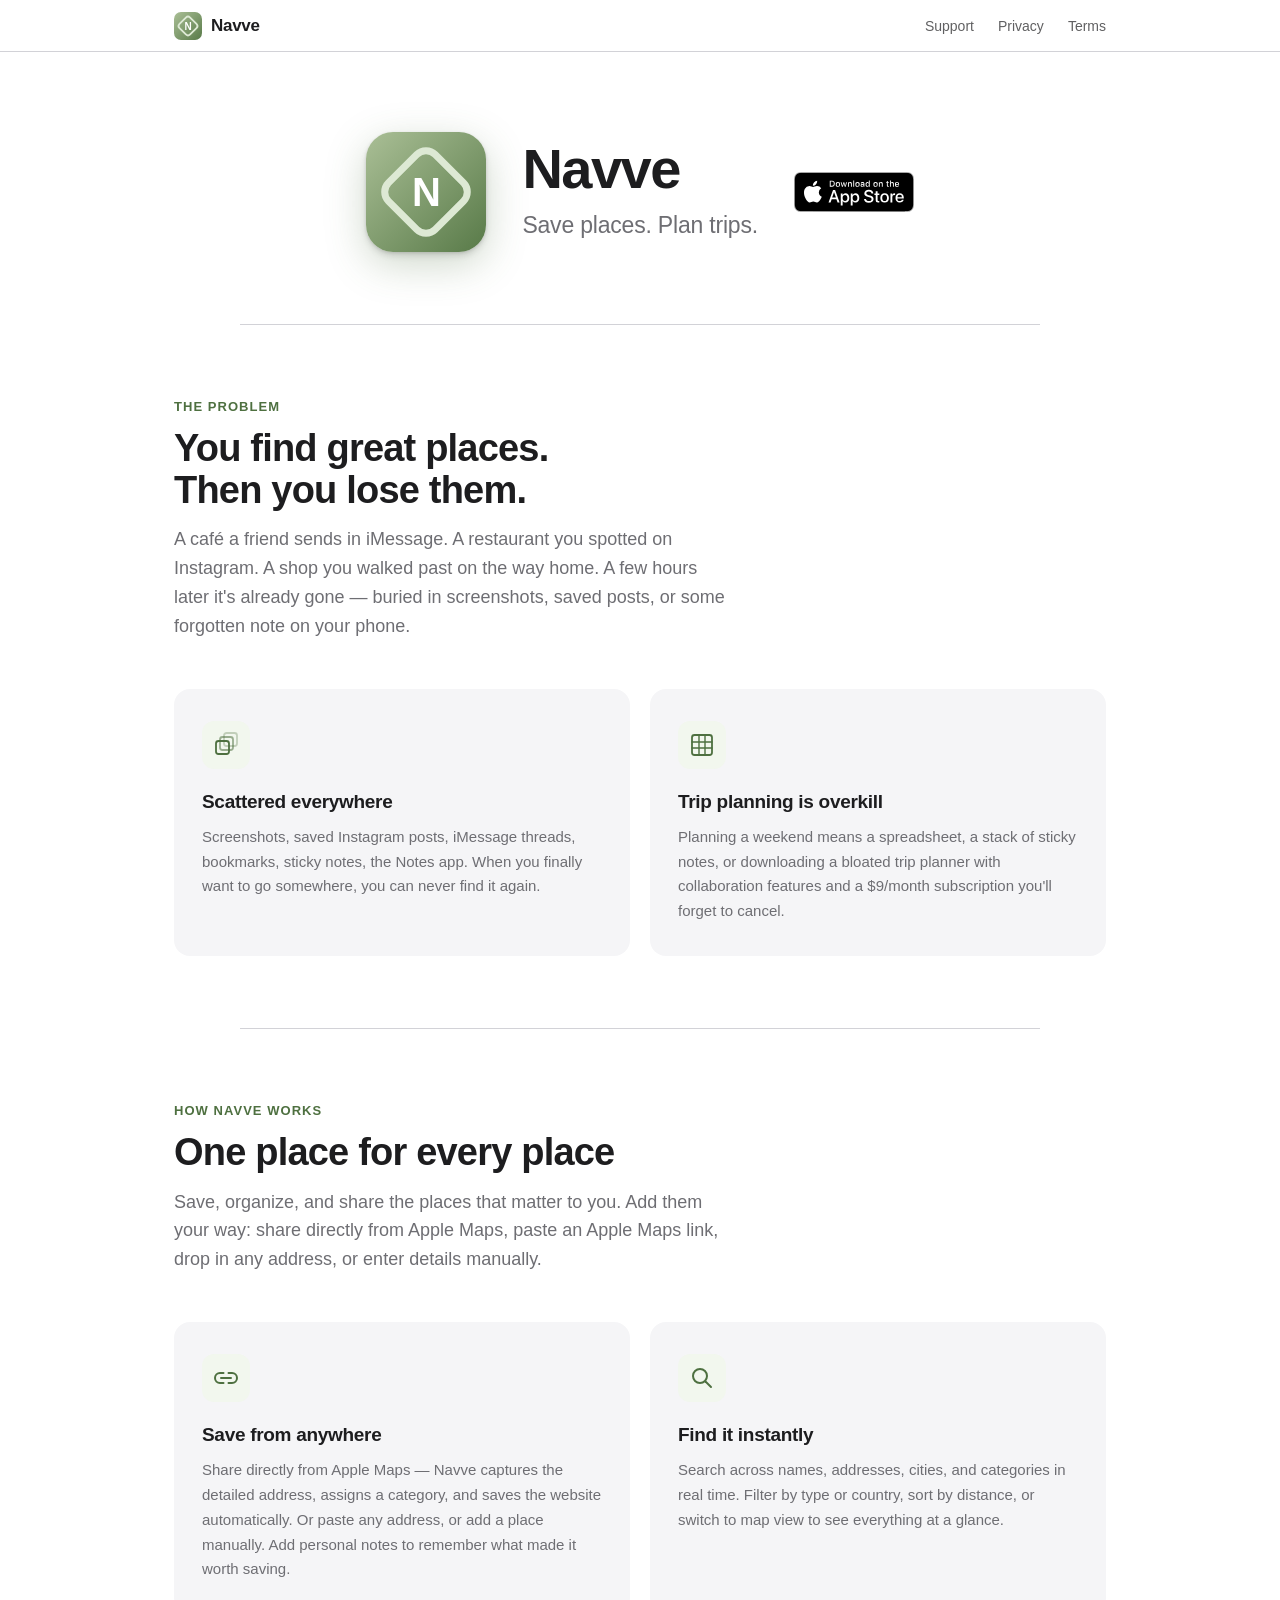
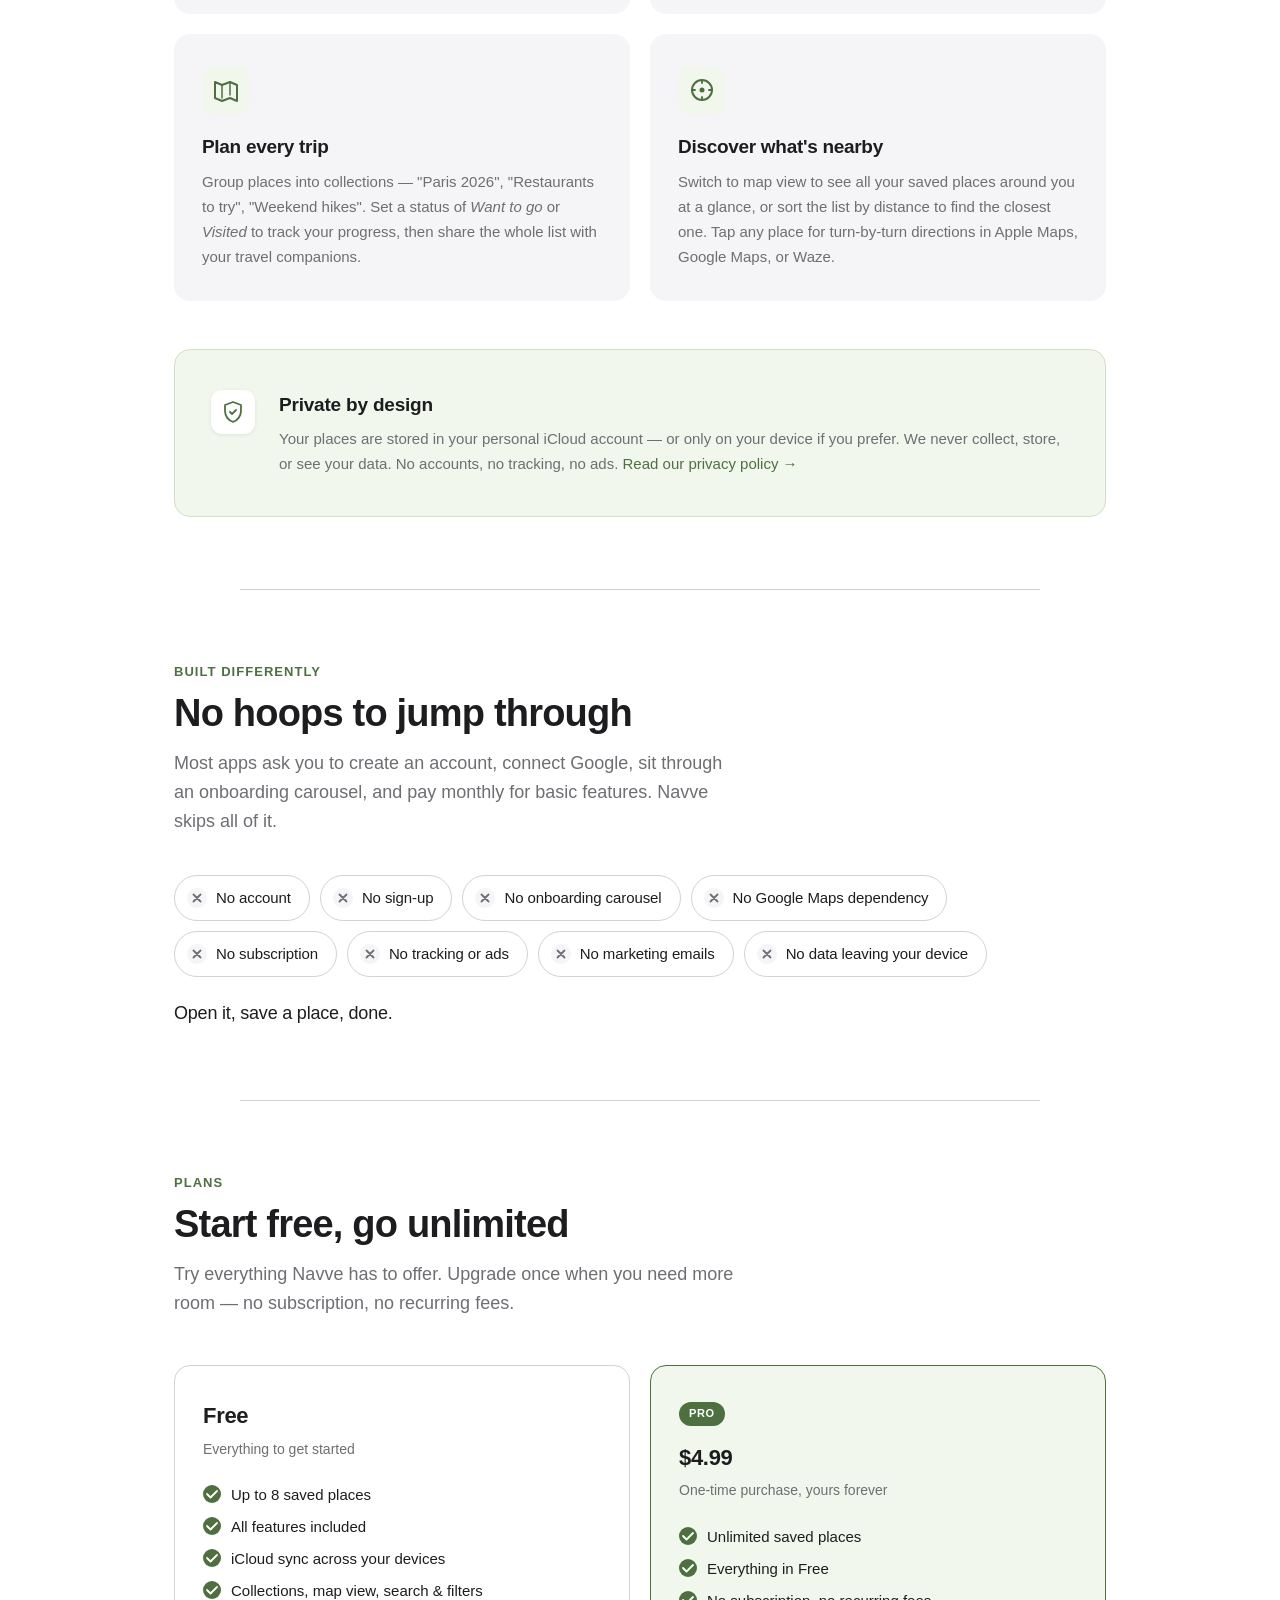
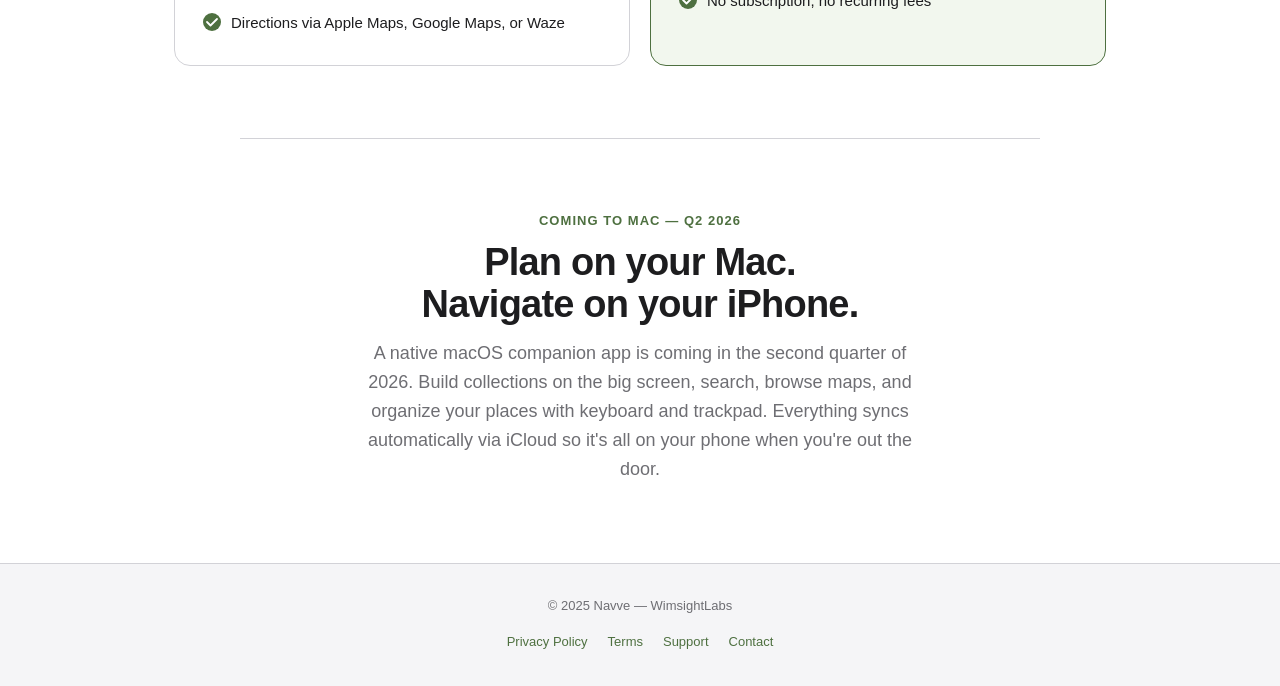
<file: index.html>
<!DOCTYPE html>
<html lang="en">
<head>
  <meta charset="UTF-8" />
  <meta name="viewport" content="width=device-width, initial-scale=1.0" />
  <title>Navve – Save places. Plan trips.</title>
  <meta name="description" content="Navve helps you save, organize, and share the places that matter to you. Add places your way: share from Apple Maps, paste a link, drop in any address, or enter details manually." />
  <link rel="stylesheet" href="style.css" />
</head>
<body class="page-body">

  <!-- ── Navigation ── -->
  <nav>
    <div class="nav-inner">
      <a class="nav-logo" href="index.html" aria-current="page">
        <span class="nav-logo-icon">
          <svg viewBox="0 0 28 28" fill="none" xmlns="http://www.w3.org/2000/svg">
            <defs>
              <linearGradient id="n-bg-nav" x1="0" y1="0" x2="28" y2="28" gradientUnits="userSpaceOnUse">
                <stop offset="0%" stop-color="#aabf96"/>
                <stop offset="100%" stop-color="#587a48"/>
              </linearGradient>
            </defs>
            <rect width="28" height="28" fill="url(#n-bg-nav)"/>
            <rect x="6.5" y="6.5" width="15" height="15" rx="3" transform="rotate(45 14 14)"
                  fill="none" stroke="#dde9d4" stroke-width="1.8"/>
            <text x="14" y="14" font-family="-apple-system,sans-serif" font-size="10"
                  font-weight="700" fill="white" text-anchor="middle" dominant-baseline="central">N</text>
          </svg>
        </span>
        <span class="nav-logo-name">Navve</span>
      </a>
      <ul class="nav-links">
        <li><a href="support.html">Support</a></li>
        <li><a href="privacy.html">Privacy</a></li>
        <li><a href="terms.html">Terms</a></li>
      </ul>
    </div>
  </nav>

  <!-- ── Hero ── -->
  <section class="hero">
    <div class="hero-inner">
      <div class="app-icon" aria-label="Navve app icon">
        <svg viewBox="0 0 120 120" fill="none" xmlns="http://www.w3.org/2000/svg">
          <defs>
            <linearGradient id="navve-bg" x1="0" y1="0" x2="120" y2="120" gradientUnits="userSpaceOnUse">
              <stop offset="0%" stop-color="#aabf96"/>
              <stop offset="100%" stop-color="#587a48"/>
            </linearGradient>
          </defs>
          <rect width="120" height="120" fill="url(#navve-bg)"/>
          <rect x="27" y="27" width="66" height="66" rx="13"
                transform="rotate(45 60 60)" fill="none" stroke="#dde9d4" stroke-width="7"/>
          <text x="60" y="60" font-family="-apple-system,'SF Pro Display','Helvetica Neue',Arial,sans-serif"
                font-size="40" font-weight="700" fill="white"
                text-anchor="middle" dominant-baseline="central" letter-spacing="-1">N</text>
        </svg>
      </div>

      <div class="hero-text">
        <h1>Navve</h1>
        <p class="tagline">Save places. Plan trips.</p>
      </div>

      <a class="store-badge store-badge--apple-official" href="https://apps.apple.com/us/app/navve-save-places-trips/id6751201968" aria-label="Download Navve on the App Store">
        <img src="apple-badges/app-store-us.svg" width="120" height="40" alt="Download on the App Store" decoding="async" />
      </a>
    </div>
  </section>

  <div class="hr"></div>

  <!-- ── Problem ── -->
  <section class="section">
    <p class="section-label">The problem</p>
    <h2 class="section-title">You find great places.<br>Then you lose them.</h2>
    <p class="section-subtitle">
      A café a friend sends in iMessage. A restaurant you spotted on Instagram. A shop you walked past on the way home. A few hours later it's already gone — buried in screenshots, saved posts, or some forgotten note on your phone.
    </p>

    <div class="feature-grid">

      <!-- Problem 1 -->
      <div class="feature-card">
        <div class="feature-icon" aria-hidden="true">
          <!-- Scattered / stacked icon -->
          <svg viewBox="0 0 26 26" xmlns="http://www.w3.org/2000/svg">
            <rect x="3" y="9" width="13" height="13" rx="2.5" fill="none" stroke="var(--green-dark)" stroke-width="1.8"/>
            <rect x="7" y="5" width="13" height="13" rx="2.5" fill="none" stroke="var(--green-dark)" stroke-width="1.8" opacity="0.55"/>
            <rect x="11" y="1" width="13" height="13" rx="2.5" fill="none" stroke="var(--green-dark)" stroke-width="1.8" opacity="0.3"/>
          </svg>
        </div>
        <h3>Scattered everywhere</h3>
        <p>Screenshots, saved Instagram posts, iMessage threads, bookmarks, sticky notes, the Notes app. When you finally want to go somewhere, you can never find it again.</p>
      </div>

      <!-- Problem 2 -->
      <div class="feature-card">
        <div class="feature-icon" aria-hidden="true">
          <!-- Overkill / bloated spreadsheet icon -->
          <svg viewBox="0 0 26 26" xmlns="http://www.w3.org/2000/svg">
            <rect x="3" y="3" width="20" height="20" rx="2.5" fill="none" stroke="var(--green-dark)" stroke-width="1.8"/>
            <path d="M3 10h20 M3 16h20 M10 3v20 M16 3v20" stroke="var(--green-dark)" stroke-width="1.4" stroke-linecap="round"/>
          </svg>
        </div>
        <h3>Trip planning is overkill</h3>
        <p>Planning a weekend means a spreadsheet, a stack of sticky notes, or downloading a bloated trip planner with collaboration features and a $9/month subscription you'll forget to cancel.</p>
      </div>

    </div>
  </section>

  <div class="hr"></div>

  <!-- ── Value proposition ── -->
  <section class="section">
    <p class="section-label">How Navve works</p>
    <h2 class="section-title">One place for every place</h2>
    <p class="section-subtitle">
      Save, organize, and share the places that matter to you. Add them your way: share directly from Apple Maps, paste an Apple Maps link, drop in any address, or enter details manually.
    </p>

    <div class="feature-grid">

      <!-- Feature 1 -->
      <div class="feature-card">
        <div class="feature-icon" aria-hidden="true">
          <!-- Link / import icon -->
          <svg viewBox="0 0 26 26" xmlns="http://www.w3.org/2000/svg">
            <path d="M10.5 8H7a5 5 0 0 0 0 10h3.5M15.5 8H19a5 5 0 0 1 0 10h-3.5M8 13h10" stroke-width="2" stroke-linecap="round" stroke-linejoin="round" stroke="currentColor" fill="none" style="fill:none;stroke:var(--green-dark)"/>
          </svg>
        </div>
        <h3>Save from anywhere</h3>
        <p>Share directly from Apple Maps — Navve captures the detailed address, assigns a category, and saves the website automatically. Or paste any address, or add a place manually. Add personal notes to remember what made it worth saving.</p>
      </div>

      <!-- Feature 2 -->
      <div class="feature-card">
        <div class="feature-icon" aria-hidden="true">
          <!-- Search icon -->
          <svg viewBox="0 0 26 26" xmlns="http://www.w3.org/2000/svg">
            <circle cx="11" cy="11" r="7" stroke="var(--green-dark)" stroke-width="2" fill="none"/>
            <path d="M16.5 16.5L22 22" stroke="var(--green-dark)" stroke-width="2" stroke-linecap="round"/>
          </svg>
        </div>
        <h3>Find it instantly</h3>
        <p>Search across names, addresses, cities, and categories in real time. Filter by type or country, sort by distance, or switch to map view to see everything at a glance.</p>
      </div>

      <!-- Feature 3 -->
      <div class="feature-card">
        <div class="feature-icon" aria-hidden="true">
          <!-- Map / collection icon -->
          <svg viewBox="0 0 26 26" xmlns="http://www.w3.org/2000/svg">
            <path d="M2 5l7 3 8-3 7 3v16l-7-3-8 3-7-3V5z" stroke="var(--green-dark)" stroke-width="2" stroke-linejoin="round" fill="none"/>
            <path d="M9 8v13M17 5v13" stroke="var(--green-dark)" stroke-width="1.5" stroke-linecap="round"/>
          </svg>
        </div>
        <h3>Plan every trip</h3>
        <p>Group places into collections — "Paris 2026", "Restaurants to try", "Weekend hikes". Set a status of <em>Want to go</em> or <em>Visited</em> to track your progress, then share the whole list with your travel companions.</p>
      </div>

      <!-- Feature 4 -->
      <div class="feature-card">
        <div class="feature-icon" aria-hidden="true">
          <!-- Location / compass icon -->
          <svg viewBox="0 0 26 26" xmlns="http://www.w3.org/2000/svg">
            <circle cx="13" cy="13" r="10" stroke="var(--green-dark)" stroke-width="2" fill="none"/>
            <path d="M13 3v3M13 20v3M3 13h3M20 13h3" stroke="var(--green-dark)" stroke-width="1.8" stroke-linecap="round"/>
            <circle cx="13" cy="13" r="2.5" fill="var(--green-dark)"/>
          </svg>
        </div>
        <h3>Discover what's nearby</h3>
        <p>Switch to map view to see all your saved places around you at a glance, or sort the list by distance to find the closest one. Tap any place for turn-by-turn directions in Apple Maps, Google Maps, or Waze.</p>
      </div>

    </div>

    <!-- Privacy callout -->
    <div class="privacy-callout">
      <div class="privacy-callout-icon" aria-hidden="true">
        <!-- Shield icon -->
        <svg viewBox="0 0 24 24" xmlns="http://www.w3.org/2000/svg">
          <path d="M12 2L4 5v6c0 5 3.5 9.7 8 10.9C16.5 20.7 20 16 20 11V5l-8-3z"
                stroke="var(--green-dark)" stroke-width="1.8" stroke-linejoin="round" fill="none"/>
          <path d="M9 12l2 2 4-4" stroke="var(--green-dark)" stroke-width="1.8" stroke-linecap="round" stroke-linejoin="round" fill="none"/>
        </svg>
      </div>
      <div>
        <h3>Private by design</h3>
        <p>
          Your places are stored in your personal iCloud account — or only on your device if you prefer.
          We never collect, store, or see your data. No accounts, no tracking, no ads.
          <a href="privacy.html">Read our privacy policy →</a>
        </p>
      </div>
    </div>
  </section>

  <div class="hr"></div>

  <!-- ── Built differently ── -->
  <section class="section">
    <p class="section-label">Built differently</p>
    <h2 class="section-title">No hoops to jump through</h2>
    <p class="section-subtitle">
      Most apps ask you to create an account, connect Google, sit through an onboarding carousel, and pay monthly for basic features. Navve skips all of it.
    </p>

    <ul class="no-list">
      <li>No account</li>
      <li>No sign-up</li>
      <li>No onboarding carousel</li>
      <li>No Google Maps dependency</li>
      <li>No subscription</li>
      <li>No tracking or ads</li>
      <li>No marketing emails</li>
      <li>No data leaving your device</li>
    </ul>

    <p class="no-list-footer">Open it, save a place, done.</p>
  </section>

  <div class="hr"></div>

  <!-- ── Pricing ── -->
  <section class="section">
    <p class="section-label">Plans</p>
    <h2 class="section-title">Start free, go unlimited</h2>
    <p class="section-subtitle">Try everything Navve has to offer. Upgrade once when you need more room — no subscription, no recurring fees.</p>

    <div class="pricing-grid">

      <div class="plan-card">
        <div class="plan-name">Free</div>
        <div class="plan-desc">Everything to get started</div>
        <ul class="plan-features">
          <li>Up to 8 saved places</li>
          <li>All features included</li>
          <li>iCloud sync across your devices</li>
          <li>Collections, map view, search &amp; filters</li>
          <li>Directions via Apple Maps, Google Maps, or Waze</li>
        </ul>
      </div>

      <div class="plan-card pro">
        <span class="plan-badge">Pro</span>
        <div class="plan-name">$4.99</div>
        <div class="plan-desc">One-time purchase, yours forever</div>
        <ul class="plan-features">
          <li>Unlimited saved places</li>
          <li>Everything in Free</li>
          <li>No subscription, no recurring fees</li>
        </ul>
      </div>

    </div>
  </section>

  <div class="hr"></div>

  <!-- ── Mac companion callout ── -->
  <section class="section" style="text-align:center; padding-bottom: 80px;">
    <p class="section-label" style="text-align:center;">Coming to Mac — Q2 2026</p>
    <h2 class="section-title" style="margin:0 auto 14px;">Plan on your Mac.<br>Navigate on your iPhone.</h2>
    <p class="section-subtitle" style="margin:0 auto; text-align:center;">
      A native macOS companion app is coming in the second quarter of 2026. Build collections on the big screen, search, browse maps, and organize your places with keyboard and trackpad. Everything syncs automatically via iCloud so it's all on your phone when you're out the door.
    </p>
  </section>

  <!-- ── Footer ── -->
  <footer>
    <div class="footer-inner">
      <p>&copy; 2025 Navve &mdash; WimsightLabs</p>
      <ul class="footer-links">
        <li><a href="privacy.html">Privacy Policy</a></li>
        <li><a href="terms.html">Terms</a></li>
        <li><a href="support.html">Support</a></li>
        <li><a id="footer-email-link" href="#">Contact</a></li>
      </ul>
    </div>
  </footer>

  <script>
    (function () {
      var u = 'admin', d = 'wimsightlabs', t = 'com';
      var el = document.getElementById('footer-email-link');
      if (el) el.href = 'mailto:' + u + '\u0040' + d + '.' + t;
    })();
  </script>
</body>
</html>
</file>
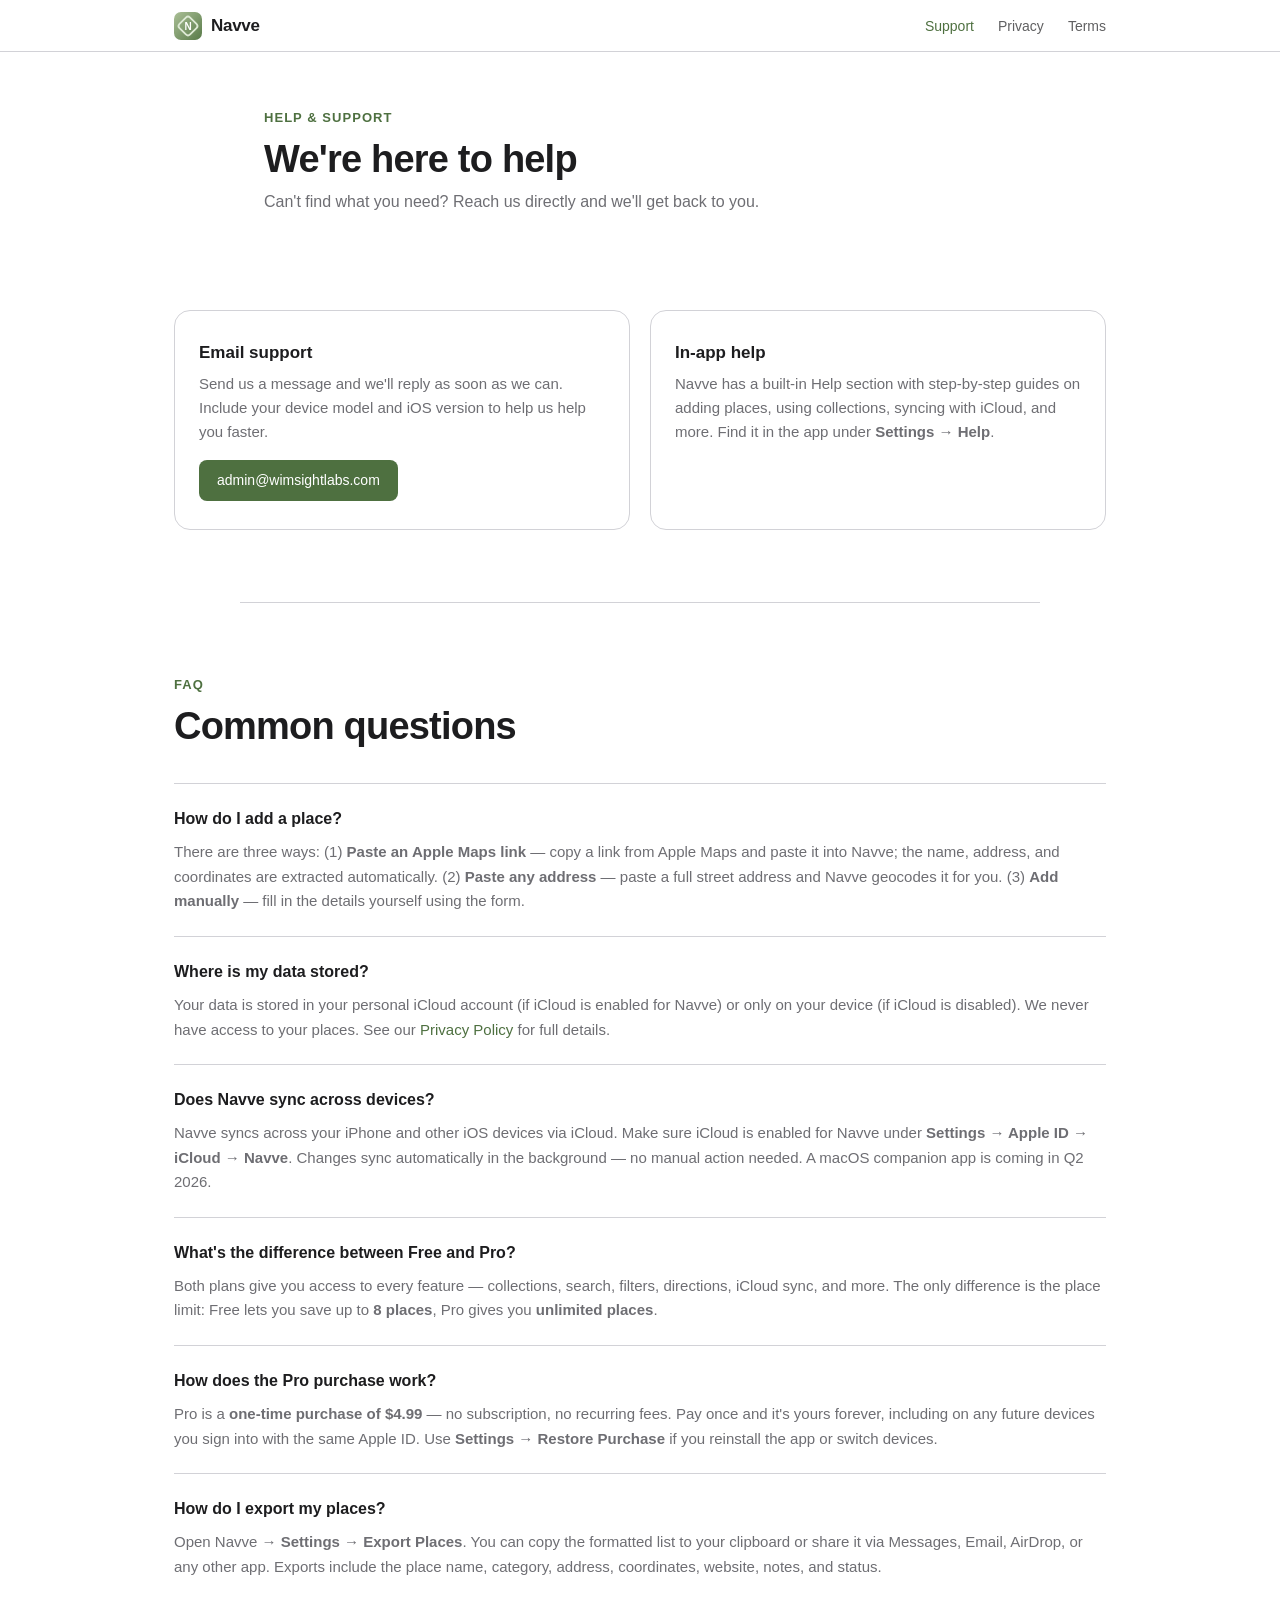
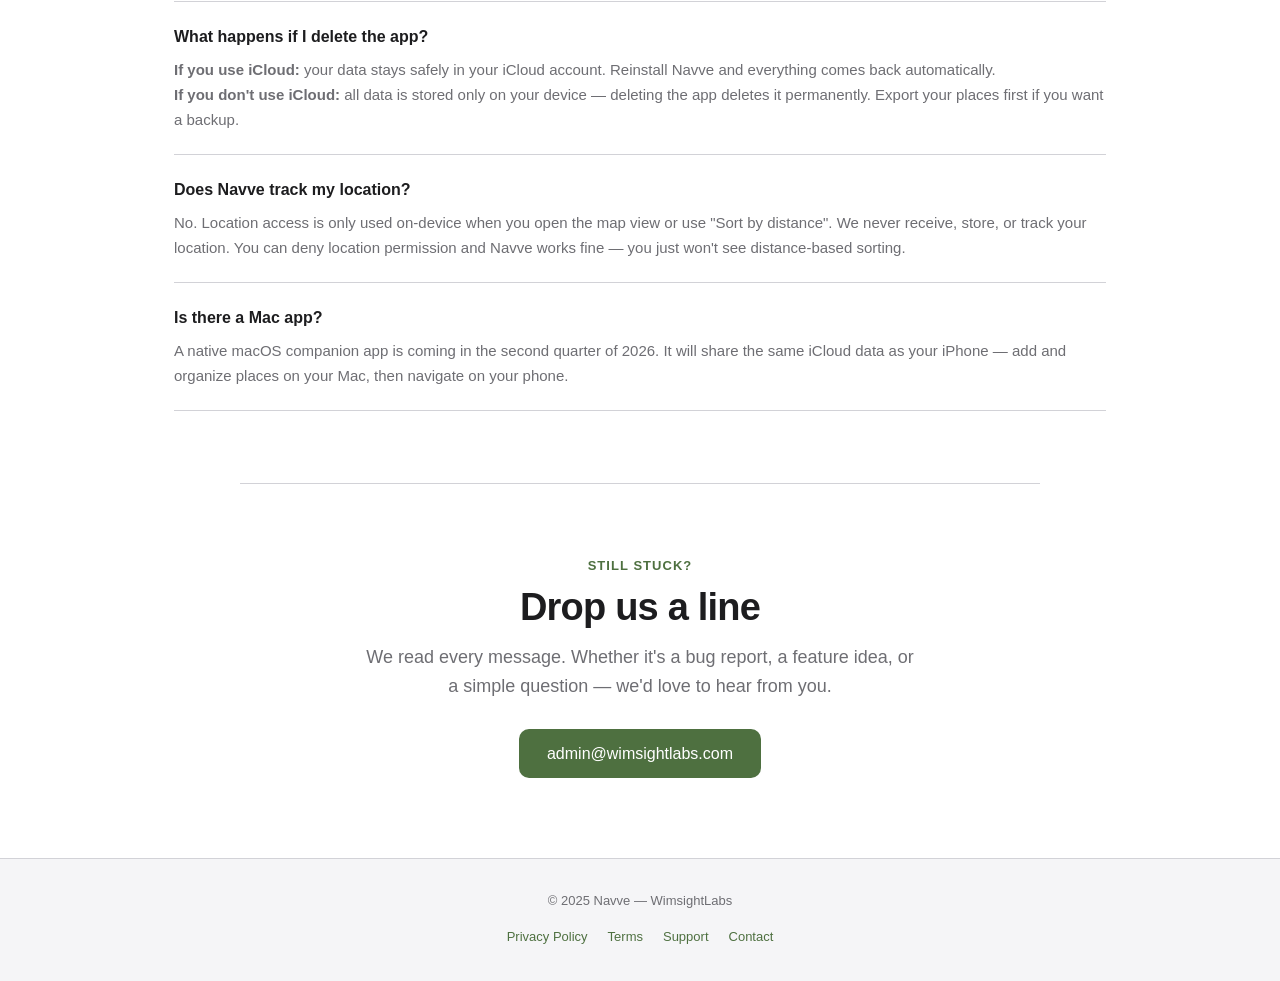
<file: support.html>
<!DOCTYPE html>
<html lang="en">
<head>
  <meta charset="UTF-8" />
  <meta name="viewport" content="width=device-width, initial-scale=1.0" />
  <title>Support – Navve</title>
  <meta name="description" content="Get help with Navve. Contact us or browse common questions." />
  <link rel="stylesheet" href="style.css" />
</head>
<body class="page-body">

  <!-- ── Navigation ── -->
  <nav>
    <div class="nav-inner">
      <a class="nav-logo" href="index.html">
        <span class="nav-logo-icon">
          <svg viewBox="0 0 28 28" fill="none" xmlns="http://www.w3.org/2000/svg">
            <defs>
              <linearGradient id="n-bg-nav" x1="0" y1="0" x2="28" y2="28" gradientUnits="userSpaceOnUse">
                <stop offset="0%" stop-color="#aabf96"/>
                <stop offset="100%" stop-color="#587a48"/>
              </linearGradient>
            </defs>
            <rect width="28" height="28" fill="url(#n-bg-nav)"/>
            <rect x="6.5" y="6.5" width="15" height="15" rx="3" transform="rotate(45 14 14)"
                  fill="none" stroke="#dde9d4" stroke-width="1.8"/>
            <text x="14" y="14" font-family="-apple-system,sans-serif" font-size="10"
                  font-weight="700" fill="white" text-anchor="middle" dominant-baseline="central">N</text>
          </svg>
        </span>
        <span class="nav-logo-name">Navve</span>
      </a>
      <ul class="nav-links">
        <li><a href="support.html" aria-current="page">Support</a></li>
        <li><a href="privacy.html">Privacy</a></li>
        <li><a href="terms.html">Terms</a></li>
      </ul>
    </div>
  </nav>

  <!-- ── Page hero ── -->
  <div class="page-hero">
    <p class="section-label">Help &amp; Support</p>
    <h1>We're here to help</h1>
    <p class="updated" style="font-size:16px; margin-top:8px;">
      Can't find what you need? Reach us directly and we'll get back to you.
    </p>
  </div>

  <!-- ── Contact cards ── -->
  <section class="section" style="padding-top:0;">
    <div class="support-grid">

      <div class="support-card">
        <h3>Email support</h3>
        <p>Send us a message and we'll reply as soon as we can. Include your device model and iOS version to help us help you faster.</p>
        <a class="btn" id="support-email-btn" href="#">&#8203;</a>
      </div>

      <div class="support-card">
        <h3>In-app help</h3>
        <p>Navve has a built-in Help section with step-by-step guides on adding places, using collections, syncing with iCloud, and more. Find it in the app under <strong>Settings → Help</strong>.</p>
      </div>

    </div>
  </section>

  <div class="hr"></div>

  <!-- ── FAQ ── -->
  <section class="section">
    <p class="section-label">FAQ</p>
    <h2 class="section-title">Common questions</h2>

    <div class="faq" style="margin-top:36px;">

      <div class="faq-item">
        <p class="faq-q">How do I add a place?</p>
        <p class="faq-a">
          There are three ways: (1) <strong>Paste an Apple Maps link</strong> — copy a link from Apple Maps and paste it into Navve; the name, address, and coordinates are extracted automatically.
          (2) <strong>Paste any address</strong> — paste a full street address and Navve geocodes it for you.
          (3) <strong>Add manually</strong> — fill in the details yourself using the form.
        </p>
      </div>

      <div class="faq-item">
        <p class="faq-q">Where is my data stored?</p>
        <p class="faq-a">
          Your data is stored in your personal iCloud account (if iCloud is enabled for Navve) or only on your device (if iCloud is disabled). We never have access to your places. See our <a href="privacy.html">Privacy Policy</a> for full details.
        </p>
      </div>

      <div class="faq-item">
        <p class="faq-q">Does Navve sync across devices?</p>
        <p class="faq-a">
          Navve syncs across your iPhone and other iOS devices via iCloud. Make sure iCloud is enabled for Navve under <strong>Settings → Apple ID → iCloud → Navve</strong>. Changes sync automatically in the background — no manual action needed. A macOS companion app is coming in Q2 2026.
        </p>
      </div>

      <div class="faq-item">
        <p class="faq-q">What's the difference between Free and Pro?</p>
        <p class="faq-a">
          Both plans give you access to every feature — collections, search, filters, directions, iCloud sync, and more.
          The only difference is the place limit: Free lets you save up to <strong>8 places</strong>, Pro gives you <strong>unlimited places</strong>.
        </p>
      </div>

      <div class="faq-item">
        <p class="faq-q">How does the Pro purchase work?</p>
        <p class="faq-a">
          Pro is a <strong>one-time purchase of $4.99</strong> — no subscription, no recurring fees. Pay once and it's yours forever, including on any future devices you sign into with the same Apple ID. Use <strong>Settings → Restore Purchase</strong> if you reinstall the app or switch devices.
        </p>
      </div>

      <div class="faq-item">
        <p class="faq-q">How do I export my places?</p>
        <p class="faq-a">
          Open Navve → <strong>Settings → Export Places</strong>. You can copy the formatted list to your clipboard or share it via Messages, Email, AirDrop, or any other app. Exports include the place name, category, address, coordinates, website, notes, and status.
        </p>
      </div>

      <div class="faq-item">
        <p class="faq-q">What happens if I delete the app?</p>
        <p class="faq-a">
          <strong>If you use iCloud:</strong> your data stays safely in your iCloud account. Reinstall Navve and everything comes back automatically.<br/>
          <strong>If you don't use iCloud:</strong> all data is stored only on your device — deleting the app deletes it permanently. Export your places first if you want a backup.
        </p>
      </div>

      <div class="faq-item">
        <p class="faq-q">Does Navve track my location?</p>
        <p class="faq-a">
          No. Location access is only used on-device when you open the map view or use "Sort by distance". We never receive, store, or track your location. You can deny location permission and Navve works fine — you just won't see distance-based sorting.
        </p>
      </div>

      <div class="faq-item">
        <p class="faq-q">Is there a Mac app?</p>
        <p class="faq-a">
          A native macOS companion app is coming in the second quarter of 2026. It will share the same iCloud data as your iPhone — add and organize places on your Mac, then navigate on your phone.
        </p>
      </div>

    </div>
  </section>

  <div class="hr"></div>

  <!-- ── Still need help ── -->
  <section class="section" style="text-align:center; padding-bottom:80px;">
    <p class="section-label" style="text-align:center;">Still stuck?</p>
    <h2 class="section-title" style="margin:0 auto 14px;">Drop us a line</h2>
    <p class="section-subtitle" style="margin:0 auto 28px; text-align:center;">
      We read every message. Whether it's a bug report, a feature idea, or a simple question — we'd love to hear from you.
    </p>
    <a id="cta-email-btn"
       href="#"
       style="display:inline-block; padding:12px 28px; background:var(--green-dark); color:white;
              border-radius:10px; font-size:16px; font-weight:500; text-decoration:none;
              transition:background 0.2s;"
       onmouseover="this.style.background='var(--green-deeper)'"
       onmouseout="this.style.background='var(--green-dark)'">&#8203;</a>
  </section>

  <!-- ── Footer ── -->
  <footer>
    <div class="footer-inner">
      <p>&copy; 2025 Navve &mdash; WimsightLabs</p>
      <ul class="footer-links">
        <li><a href="privacy.html">Privacy Policy</a></li>
        <li><a href="terms.html">Terms</a></li>
        <li><a href="support.html">Support</a></li>
        <li><a id="footer-email-link" href="#">Contact</a></li>
      </ul>
    </div>
  </footer>

  <script>
    // Email assembled at runtime — never exposed as plain text in source
    (function () {
      var u = 'admin', d = 'wimsightlabs', t = 'com';
      var addr = u + '\u0040' + d + '.' + t;
      var mailto = 'mailto:' + addr;

      var btn = document.getElementById('support-email-btn');
      if (btn) { btn.href = mailto; btn.textContent = addr; }

      var cta = document.getElementById('cta-email-btn');
      if (cta) { cta.href = mailto; cta.textContent = addr; }

      var footer = document.getElementById('footer-email-link');
      if (footer) { footer.href = mailto; }
    })();
  </script>
</body>
</html>
</file>
<file: style.css>
/* ─────────────────────────────────────────
   Navve – Shared Stylesheet
   ───────────────────────────────────────── */

*, *::before, *::after {
  box-sizing: border-box;
  margin: 0;
  padding: 0;
}

:root {
  --font: -apple-system, BlinkMacSystemFont, "SF Pro Display", "SF Pro Text",
          "Helvetica Neue", Arial, sans-serif;

  /* Brand */
  --green-light:  #aabf96;
  --green-mid:    #6a9058;
  --green-dark:   #4e7040;
  --green-deeper: #3d5c30;
  --green-tint:   #f2f7ee;
  --green-border: #d0e0c4;

  /* Neutrals */
  --color-text:           #1d1d1f;
  --color-text-secondary: #6e6e73;
  --color-bg:             #ffffff;
  --color-border:         #d2d2d7;
  --color-surface:        #f5f5f7;

  /* Accent = brand green */
  --color-accent:       var(--green-dark);
  --color-accent-hover: var(--green-deeper);

  --max-width:   980px;
  --prose-width: 800px;
  --nav-height:  52px;
  --radius-card: 16px;
}

html { scroll-behavior: smooth; }

body {
  font-family: var(--font);
  color: var(--color-text);
  background: var(--color-bg);
  font-size: 17px;
  line-height: 1.6;
  -webkit-font-smoothing: antialiased;
}

/* ── Navigation ── */
nav {
  position: fixed;
  top: 0; left: 0; right: 0;
  height: var(--nav-height);
  background: rgba(255,255,255,0.85);
  backdrop-filter: saturate(180%) blur(20px);
  -webkit-backdrop-filter: saturate(180%) blur(20px);
  border-bottom: 1px solid var(--color-border);
  z-index: 100;
}

.nav-inner {
  max-width: var(--max-width);
  margin: 0 auto;
  padding: 0 24px;
  height: 100%;
  display: flex;
  align-items: center;
  justify-content: space-between;
}

.nav-logo {
  display: flex;
  align-items: center;
  gap: 9px;
  text-decoration: none;
}

.nav-logo-icon {
  width: 28px;
  height: 28px;
  border-radius: 7px;
  overflow: hidden;
  flex-shrink: 0;
}

.nav-logo-icon svg {
  width: 100%;
  height: 100%;
  display: block;
}

.nav-logo-name {
  font-size: 17px;
  font-weight: 600;
  color: var(--color-text);
  letter-spacing: -0.3px;
}

.nav-links {
  display: flex;
  flex-wrap: wrap;
  justify-content: flex-end;
  gap: 24px;
  list-style: none;
}

.nav-links a {
  font-size: 14px;
  color: var(--color-text);
  text-decoration: none;
  opacity: 0.7;
  transition: opacity 0.2s;
  white-space: normal;
}

.nav-links a:hover         { opacity: 1; }
.nav-links a[aria-current] { opacity: 1; font-weight: 500; color: var(--color-accent); }

.lang-switch {
  display: inline-flex;
  align-items: center;
  gap: 6px;
  margin-left: 20px;
  font-size: 13px;
  letter-spacing: 0.02em;
}
.lang-switch a {
  color: var(--color-text);
  text-decoration: none;
  opacity: 0.55;
  transition: opacity 0.2s;
}
.lang-switch a:hover        { opacity: 1; }
.lang-switch a[aria-current] { opacity: 1; font-weight: 600; color: var(--color-accent); }
.lang-switch .sep           { opacity: 0.35; }

/* ── Page wrapper ── */
.page-body {
  padding-top: var(--nav-height);
}

/* ── Hero ── */
.hero {
  padding: 80px 24px 72px;
  background: var(--color-bg);
}

.hero-inner {
  max-width: var(--max-width);
  margin: 0 auto;
  display: flex;
  align-items: center;
  justify-content: center;
  gap: 36px;
  flex-wrap: wrap;
}

.app-icon {
  width: 120px;
  height: 120px;
  border-radius: 27px;
  overflow: hidden;
  flex-shrink: 0;
  box-shadow:
    0 4px 6px  rgba(0,0,0,0.10),
    0 12px 40px rgba(78,112,64,0.28),
    0 1px 3px  rgba(0,0,0,0.12);
}
.app-icon svg { width: 100%; height: 100%; display: block; }

.hero-text { text-align: left; }

.hero h1 {
  font-size: 56px;
  font-weight: 700;
  letter-spacing: -1.5px;
  line-height: 1.05;
  margin-bottom: 8px;
}

.hero .tagline {
  font-size: 23px;
  font-weight: 400;
  color: var(--color-text-secondary);
  letter-spacing: -0.2px;
}

/* ── App Store badge (official Apple artwork; do not crop or recolor) ── */
.store-badge--apple-official {
  display: inline-block;
  line-height: 0;
  text-decoration: none;
  padding: 0;
  background: none;
  border-radius: 0;
  transition: opacity 0.2s;
}
.store-badge--apple-official:hover { opacity: 0.88; }
.store-badge--apple-official img {
  display: block;
  height: 40px;
  width: auto;
}

/* ── Section wrapper ── */
.section {
  max-width: var(--max-width);
  margin: 0 auto;
  padding: 72px 24px;
}

.section + .section { padding-top: 0; }

.section-label {
  font-size: 13px;
  font-weight: 600;
  text-transform: uppercase;
  letter-spacing: 0.08em;
  color: var(--color-accent);
  margin-bottom: 10px;
}

.section-title {
  font-size: 38px;
  font-weight: 700;
  letter-spacing: -0.8px;
  line-height: 1.1;
  margin-bottom: 14px;
}

.section-subtitle {
  font-size: 18px;
  color: var(--color-text-secondary);
  line-height: 1.6;
  max-width: 560px;
}

/* ── Horizontal rule ── */
.hr {
  height: 1px;
  background: var(--color-border);
  max-width: var(--prose-width);
  margin: 0 auto;
}

/* ── Feature grid ── */
.feature-grid {
  display: grid;
  grid-template-columns: 1fr 1fr;
  gap: 20px;
  margin-top: 48px;
}

.feature-card {
  background: var(--color-surface);
  border-radius: var(--radius-card);
  padding: 32px 28px;
}

.feature-icon {
  width: 48px;
  height: 48px;
  border-radius: 12px;
  background: var(--green-tint);
  display: flex;
  align-items: center;
  justify-content: center;
  margin-bottom: 18px;
}

.feature-icon svg {
  width: 26px;
  height: 26px;
  fill: var(--green-dark);
}

.feature-card h3 {
  font-size: 19px;
  font-weight: 600;
  letter-spacing: -0.3px;
  margin-bottom: 8px;
}

.feature-card p {
  font-size: 15px;
  color: var(--color-text-secondary);
  line-height: 1.65;
}

/* ── Privacy callout ── */
.privacy-callout {
  background: var(--green-tint);
  border: 1px solid var(--green-border);
  border-radius: var(--radius-card);
  padding: 40px 36px;
  display: flex;
  align-items: flex-start;
  gap: 24px;
  margin-top: 48px;
}

.privacy-callout-icon {
  width: 44px;
  height: 44px;
  flex-shrink: 0;
  background: white;
  border-radius: 11px;
  display: flex;
  align-items: center;
  justify-content: center;
  box-shadow: 0 1px 4px rgba(0,0,0,0.08);
}

.privacy-callout-icon svg {
  width: 24px;
  height: 24px;
  fill: var(--green-dark);
}

.privacy-callout h3 {
  font-size: 19px;
  font-weight: 600;
  letter-spacing: -0.2px;
  margin-bottom: 6px;
}

.privacy-callout p {
  font-size: 15px;
  color: var(--color-text-secondary);
  line-height: 1.65;
}

.privacy-callout a {
  color: var(--color-accent);
  text-decoration: none;
}

.privacy-callout a:hover { text-decoration: underline; }

/* ── Built differently / No-list manifesto ── */
.no-list {
  list-style: none;
  display: flex;
  flex-wrap: wrap;
  gap: 10px;
  margin: 40px 0 22px;
}

.no-list li {
  display: inline-flex;
  align-items: center;
  gap: 9px;
  padding: 10px 18px 10px 12px;
  background: var(--color-bg);
  border: 1px solid var(--color-border);
  border-radius: 999px;
  font-size: 15px;
  font-weight: 500;
  color: var(--color-text);
  letter-spacing: -0.1px;
}

.no-list li::before {
  content: '';
  width: 20px;
  height: 20px;
  flex-shrink: 0;
  background-color: var(--color-surface);
  background-image: url("data:image/svg+xml,%3Csvg xmlns='http://www.w3.org/2000/svg' viewBox='0 0 20 20'%3E%3Cpath d='M6.5 6.5l7 7M13.5 6.5l-7 7' stroke='%236e6e73' stroke-width='1.8' stroke-linecap='round'/%3E%3C/svg%3E");
  background-repeat: no-repeat;
  background-position: center;
  background-size: 100%;
  border-radius: 50%;
}

.no-list-footer {
  font-size: 18px;
  font-weight: 500;
  letter-spacing: -0.2px;
  color: var(--color-text);
  margin-top: 10px;
}

/* ── Pricing ── */
.pricing-grid {
  display: grid;
  grid-template-columns: 1fr 1fr;
  gap: 20px;
  margin-top: 48px;
}

.plan-card {
  border: 1px solid var(--color-border);
  border-radius: var(--radius-card);
  padding: 32px 28px;
  position: relative;
}

.plan-card.pro {
  border-color: var(--green-dark);
  background: var(--green-tint);
}

.plan-badge {
  display: inline-block;
  background: var(--green-dark);
  color: white;
  font-size: 11px;
  font-weight: 600;
  letter-spacing: 0.06em;
  text-transform: uppercase;
  padding: 3px 10px;
  border-radius: 20px;
  margin-bottom: 14px;
}

.plan-name {
  font-size: 22px;
  font-weight: 700;
  letter-spacing: -0.3px;
  margin-bottom: 4px;
}

.plan-desc {
  font-size: 14px;
  color: var(--color-text-secondary);
  margin-bottom: 24px;
}

.plan-features {
  list-style: none;
  display: flex;
  flex-direction: column;
  gap: 11px;
}

.plan-features li {
  font-size: 15px;
  color: var(--color-text);
  display: flex;
  align-items: flex-start;
  gap: 10px;
  line-height: 1.4;
}

.plan-features li::before {
  content: '';
  width: 18px;
  height: 18px;
  flex-shrink: 0;
  margin-top: 1px;
  background: var(--green-dark);
  border-radius: 50%;
  background-image: url("data:image/svg+xml,%3Csvg xmlns='http://www.w3.org/2000/svg' viewBox='0 0 18 18'%3E%3Cpath d='M4 9l3.5 3.5L14 6' stroke='white' stroke-width='1.8' stroke-linecap='round' stroke-linejoin='round' fill='none'/%3E%3C/svg%3E");
  background-repeat: no-repeat;
  background-size: 100%;
}

/* ── Page hero (non-index pages) ── */
.page-hero {
  padding: 56px 24px 48px;
  max-width: var(--prose-width);
  margin: 0 auto;
}

.page-hero h1 {
  font-size: 38px;
  font-weight: 700;
  letter-spacing: -0.8px;
  line-height: 1.1;
  margin-bottom: 8px;
}

.page-hero .updated {
  font-size: 14px;
  color: var(--color-text-secondary);
}

/* ── Markdown content ── */
.md-content {
  max-width: var(--prose-width);
  margin: 0 auto;
  padding: 0 24px 80px;
}

.md-content h1 {
  font-size: 34px;
  font-weight: 700;
  letter-spacing: -0.8px;
  line-height: 1.1;
  margin-bottom: 8px;
}

.md-content h2 {
  font-size: 21px;
  font-weight: 600;
  letter-spacing: -0.3px;
  margin-top: 40px;
  margin-bottom: 12px;
}

.md-content p {
  color: var(--color-text-secondary);
  margin-bottom: 16px;
  font-size: 16px;
  line-height: 1.75;
}

.md-content strong { color: var(--color-text); font-weight: 600; }
.md-content em { font-style: italic; }

.md-content ul, .md-content ol {
  padding-left: 22px;
  margin-bottom: 16px;
}

.md-content li {
  color: var(--color-text-secondary);
  margin-bottom: 7px;
  font-size: 16px;
  line-height: 1.65;
}

.md-content li strong { color: var(--color-text); }

.md-content hr {
  border: none;
  border-top: 1px solid var(--color-border);
  margin: 32px 0;
}

.md-content a { color: var(--color-accent); text-decoration: none; }
.md-content a:hover { text-decoration: underline; }

.md-loading { color: var(--color-text-secondary); font-size: 15px; padding: 24px 0; }
.md-error   { color: #ff3b30; font-size: 15px; padding: 24px 0; }

/* ── Support page ── */
.support-grid {
  display: grid;
  grid-template-columns: 1fr 1fr;
  gap: 20px;
  margin-top: 48px;
}

.support-card {
  border: 1px solid var(--color-border);
  border-radius: var(--radius-card);
  padding: 28px 24px;
}

.support-card h3 {
  font-size: 17px;
  font-weight: 600;
  margin-bottom: 6px;
}

.support-card p {
  font-size: 15px;
  color: var(--color-text-secondary);
  line-height: 1.6;
  margin-bottom: 16px;
}

.support-card a.btn {
  display: inline-block;
  padding: 9px 18px;
  border-radius: 8px;
  font-size: 14px;
  font-weight: 500;
  text-decoration: none;
  background: var(--green-dark);
  color: white;
  transition: background 0.2s;
}

.support-card a.btn:hover { background: var(--green-deeper); }

.faq { margin-top: 0; }

.faq-item {
  border-bottom: 1px solid var(--color-border);
  padding: 22px 0;
}

.faq-item:first-child { border-top: 1px solid var(--color-border); }

.faq-q {
  font-size: 16px;
  font-weight: 600;
  margin-bottom: 8px;
}

.faq-a {
  font-size: 15px;
  color: var(--color-text-secondary);
  line-height: 1.65;
}

.faq-a a { color: var(--color-accent); text-decoration: none; }
.faq-a a:hover { text-decoration: underline; }

/* ── Footer ── */
footer {
  border-top: 1px solid var(--color-border);
  background: var(--color-surface);
  padding: 32px 24px;
  text-align: center;
}

.footer-inner {
  max-width: var(--max-width);
  margin: 0 auto;
}

footer p {
  font-size: 13px;
  color: var(--color-text-secondary);
  margin-bottom: 10px;
}

.footer-links {
  display: flex;
  justify-content: center;
  gap: 20px;
  list-style: none;
  flex-wrap: wrap;
}

.footer-links a {
  font-size: 13px;
  color: var(--color-accent);
  text-decoration: none;
}
.footer-links a:hover { text-decoration: underline; }

/* ── Mobile ── */
@media (max-width: 680px) {
  .hero { padding: 64px 24px 56px; }
  .hero-inner { flex-direction: column; gap: 24px; text-align: center; }
  .hero-text { text-align: center; }
  .hero h1     { font-size: 38px; letter-spacing: -1px; margin-bottom: 6px; }
  .hero .tagline { font-size: 19px; }

  .app-icon { width: 96px; height: 96px; border-radius: 22px; }

  .section-title { font-size: 28px; }

  .feature-grid,
  .pricing-grid,
  .support-grid  { grid-template-columns: 1fr; }

  .privacy-callout { flex-direction: column; gap: 16px; padding: 28px 24px; }

  .nav-links { gap: 16px; }
  .nav-links a { font-size: 13px; }

  .page-hero h1  { font-size: 28px; }
  .section       { padding: 48px 20px; }
  .md-content    { padding: 0 20px 60px; }
}
</file>
